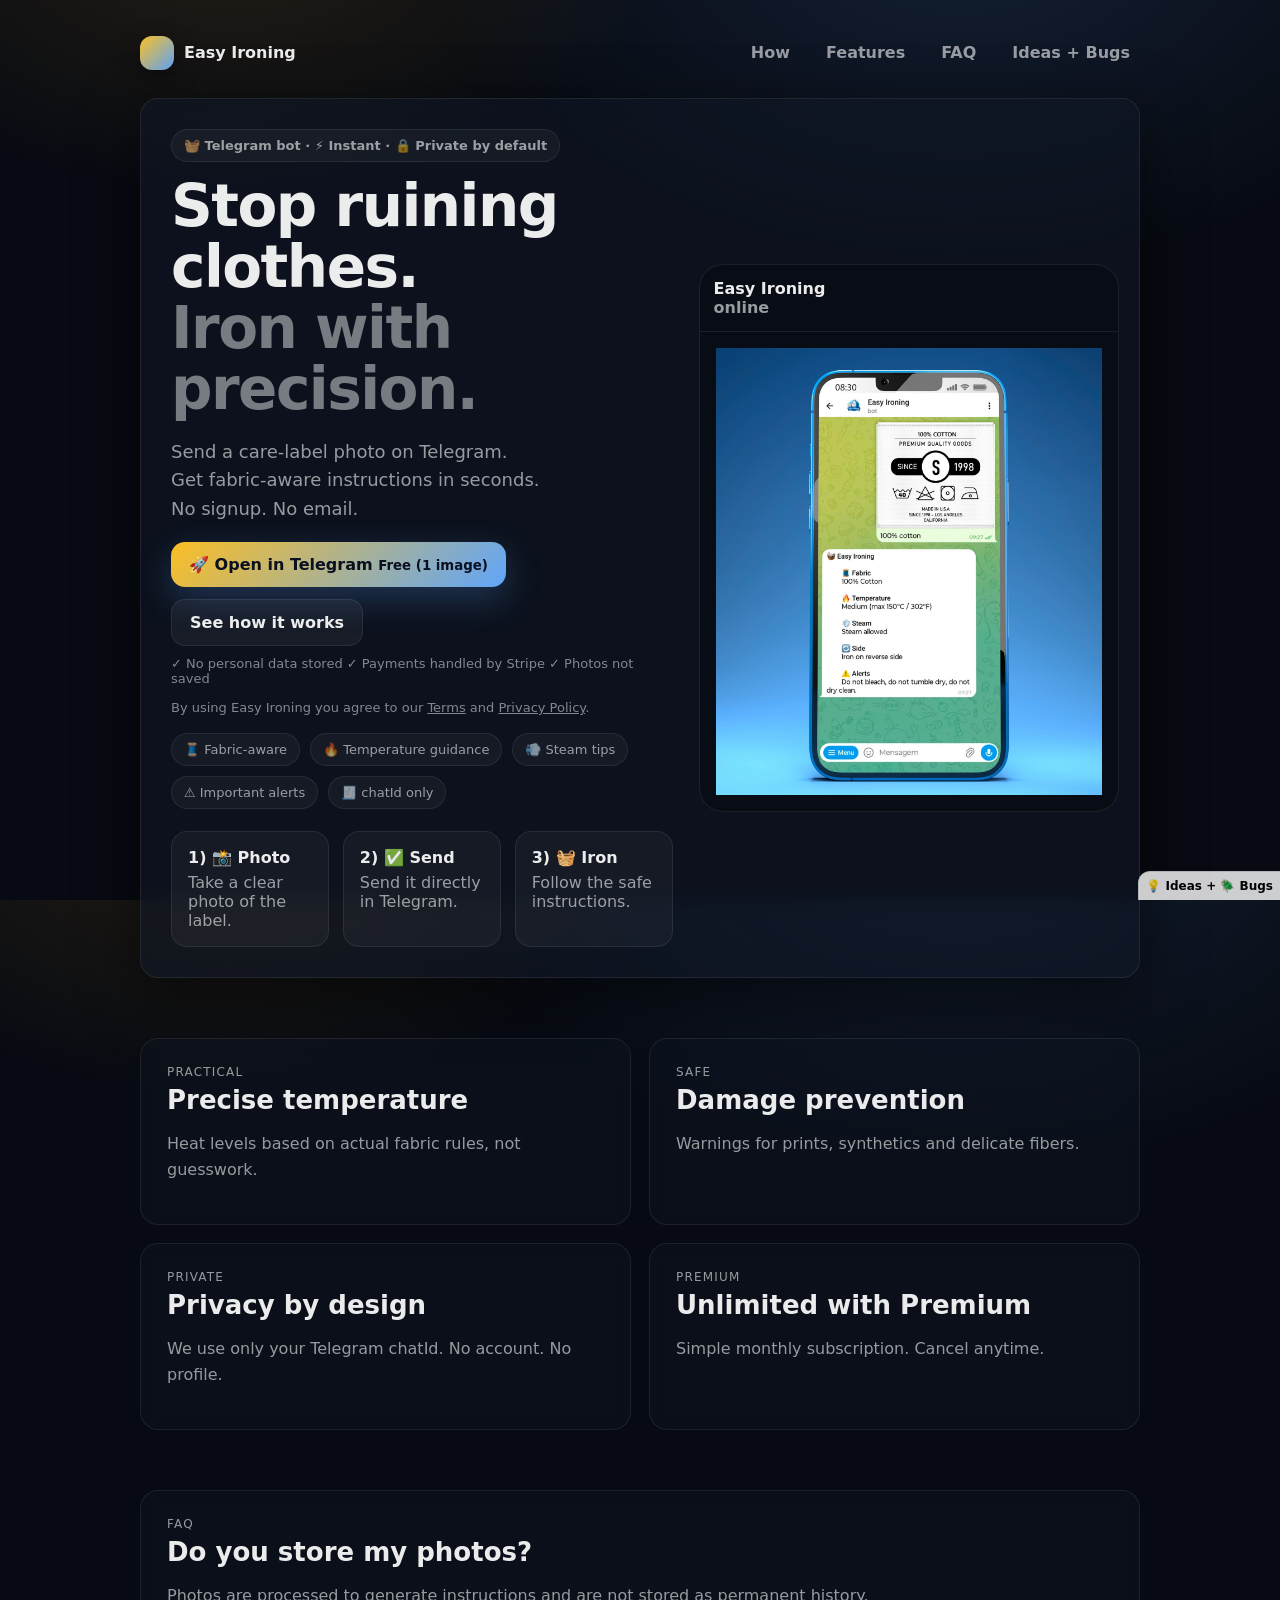
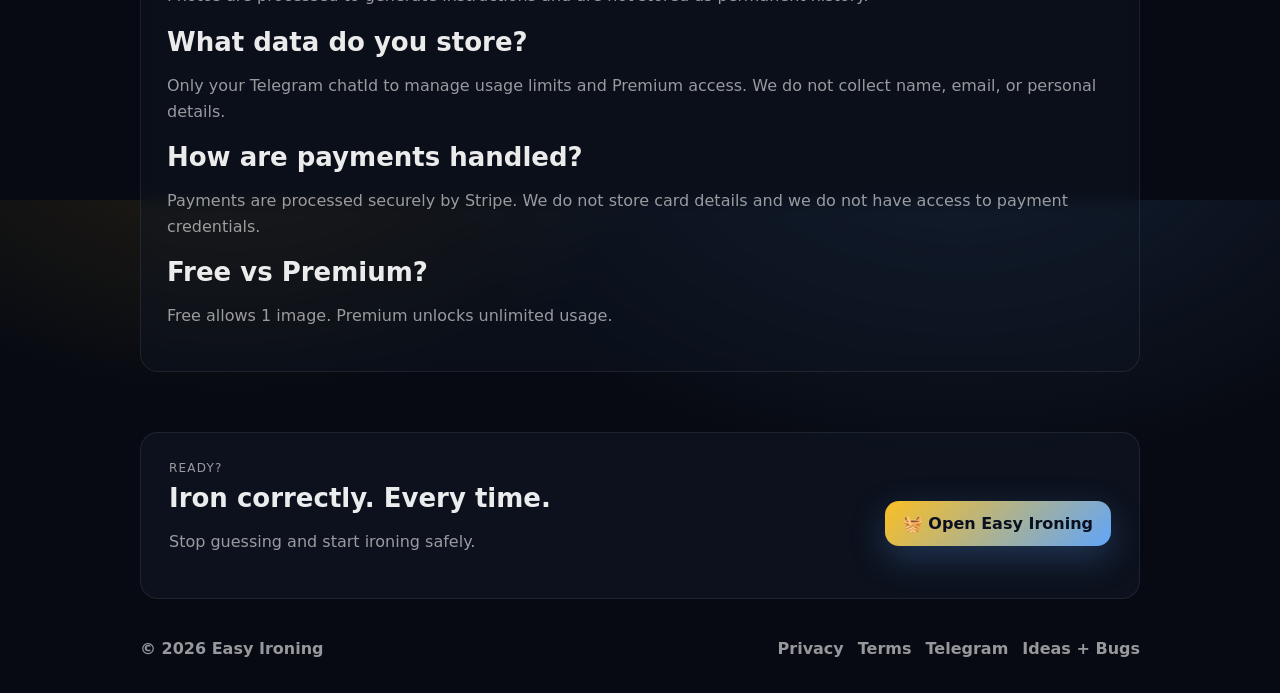
<file: index.html>
<!doctype html>
<html lang="en">
  <head>
    <script async src="https://www.googletagmanager.com/gtag/js?id=G-GY2SLFM479"></script>
    <script>
      window.dataLayer = window.dataLayer || [];
      function gtag(){dataLayer.push(arguments);}
      gtag('js', new Date());

      gtag('config', 'G-GY2SLFM479');
    </script>    
    <meta charset="utf-8" />
    <link rel="icon" type="image/x-icon" href="favicon.ico">
    <meta name="viewport" content="width=device-width, initial-scale=1" />

    <title>Easy Ironing — Stop guessing. Start ironing.</title>
    <meta name="description" content="Send a care-label photo on Telegram. Get practical ironing settings in seconds. No signup. No email. Premium monthly via Stripe.">

    <link rel="canonical" href="https://easyironing.chat/" />

    <meta name="robots" content="index, follow">
    <meta name="author" content="Cássio Batista Pereira">
    <meta name="keywords"
      content="ironing bot, care label symbols, ironing temperature guide, steam settings, telegram bot ironing, fabric care assistant, care label assistant">

    <meta property="og:type" content="website">
    <meta property="og:title" content="Easy Ironing — Stop guessing. Start ironing.">
    <meta property="og:description" content="Care-label photo → safe, practical ironing settings in seconds. No signup. Premium via Stripe.">
    <meta property="og:url" content="https://easyironing.chat/">
    <meta property="og:site_name" content="Easy Ironing">
    <meta property="og:image" content="https://easyironing.chat/img/logo.png">
    <meta property="og:image:width" content="1200">
    <meta property="og:image:height" content="630">

    <meta name="twitter:card" content="summary_large_image">
    <meta name="twitter:title" content="Easy Ironing — Stop guessing. Start ironing.">
    <meta name="twitter:description" content="Send a label photo on Telegram and get safe ironing settings instantly. No signup.">
    <meta name="twitter:image" content="https://easyironing.chat/img/logo.png">

    <meta property="og:locale" content="en_US">

    <meta name="theme-color" content="#0b1020">

    <link rel="icon" type="image/png" href="/favicon.png">
    <link rel="apple-touch-icon" href="/apple-touch-icon.png">

    <link rel="stylesheet" href="css/style.css" />
    <script type="application/ld+json">
      {
        "@context": "https://schema.org",
        "@type": "SoftwareApplication",
        "name": "Easy Ironing",
        "applicationCategory": "Utility",
        "operatingSystem": "Telegram",
        "description": "Telegram bot that analyzes care labels and returns practical ironing settings.",
        "url": "https://easyironing.chat/"
      }
    </script>
    <script>
        function getVariant() {
            const match = document.cookie.match(/ab=(main|light)/);
            return match ? match[1] : "unknown";
        }
        window.abVariant = getVariant();
    </script>    
  </head>
  <body>
    <div class="wrap">
      <div class="top">
        <div class="brand">
          <div class="mark" aria-hidden="true"></div>
          <div>Easy Ironing</div>
        </div>
        <nav class="nav">
          <a href="#how">How</a>
          <a href="#features">Features</a>
          <a href="#faq">FAQ</a>
          <a href="https://cassiodeveloper.featurebase.app/en">Ideas + Bugs</a>
        </nav>
      </div>
      <section class="hero" aria-label="Hero">
        <div class="hero-inner">
          <div>
            <div class="tag">🧺 Telegram bot · ⚡ Instant · 🔒 Private by default</div>
            <h1>Stop ruining clothes.<br />
              <span class="soft">Iron with precision.</span>
            </h1>
            <p class="sub">
              Send a care-label photo on Telegram.<br>
              Get fabric-aware instructions in seconds.<br>
              No signup. No email.
            </p>
            <div class="cta">
              <a id="telegram-cta" class="btn primary" href="https://t.me/EasyIroningBot" target="_blank" rel="noreferrer">
                🚀 Open in Telegram <small>Free (1 image)</small>
              </a>
              <a class="btn ghost" href="#how">See how it works</a>
            </div>
            <div style="margin-top:10px; font-size:13px; color:rgba(229,231,235,.55)">
              ✓ No personal data stored  
              ✓ Payments handled by Stripe  
              ✓ Photos not saved
            </div>
            <div style="margin-top:14px; font-size:13px; color:rgba(229,231,235,.55)">
              By using Easy Ironing you agree to our
              <a href="/terms.html" style="text-decoration:underline">Terms</a>
              and
              <a href="/privacy.html" style="text-decoration:underline">Privacy Policy</a>.
            </div>
            <div class="pills">
              <span class="pill">🧵 Fabric-aware</span>
              <span class="pill">🔥 Temperature guidance</span>
              <span class="pill">💨 Steam tips</span>
              <span class="pill">⚠️ Important alerts</span>
              <span class="pill">🧾 chatId only</span>
            </div>
            <div class="steps" id="how">
              <div class="step">
                <b>1) 📸 Photo</b>
                <span>Take a clear photo of the label.</span>
              </div>
              <div class="step">
                <b>2) ✅ Send</b>
                <span>Send it directly in Telegram.</span>
              </div>
              <div class="step">
                <b>3) 🧺 Iron</b>
                <span>Follow the safe instructions.</span>
              </div>
            </div>
          </div>
          <div class="phone" aria-label="Example chat">
            <div class="phone-top">
              <div class="phone-title">Easy Ironing</div>
              <div class="mono" style="color:rgba(229,231,235,.65)">online</div>
            </div>
            <div class="chat">
              <img alt="Example chat with Easy Ironing bot" src="/img/phone.jpeg" />
              <!-- <div class="bubble me">
                <div class="imgph">
                  <img src="/img/3.png" title="Label" alt="Label photo" />
                </div>
              </div>
              <div class="bubble bot">
                🔥 Medium heat (max 150°C)<br>
                💨 Steam allowed<br>
                🔄 Iron inside out<br>
                ⚠️ Avoid prints
              </div>
              <div class="bubble me">Finally clear instructions.</div> -->
            </div>
          </div>
        </div>
      </section>
      <section id="features" class="section grid" aria-label="Features">
        <div class="card">
          <div class="pad">
            <div class="kicker">Practical</div>
            <h2>Precise temperature</h2>
            <p>Heat levels based on actual fabric rules, not guesswork.</p>
          </div>
        </div>
        <div class="card">
          <div class="pad">
            <div class="kicker">Safe</div>
            <h2>Damage prevention</h2>
            <p>Warnings for prints, synthetics and delicate fibers.</p>
          </div>
        </div>
        <div class="card">
          <div class="pad">
            <div class="kicker">Private</div>
            <h2>Privacy by design</h2>
            <p>We use only your Telegram chatId. No account. No profile.</p>
          </div>
        </div>
        <div class="card">
          <div class="pad">
            <div class="kicker">Premium</div>
            <h2>Unlimited with Premium</h2>
            <p>Simple monthly subscription. Cancel anytime.</p>
          </div>
        </div>
      </section>
      <section id="faq" class="section card" aria-label="FAQ">
        <div class="pad">
          <div class="kicker">FAQ</div>
          <h2>Do you store my photos?</h2>
          <p>
            Photos are processed to generate instructions and are not stored as permanent history.
          </p>
          <h2 style="margin-top:18px;">What data do you store?</h2>
          <p>
            Only your Telegram chatId to manage usage limits and Premium access.
            We do not collect name, email, or personal details.
          </p>
          <h2 style="margin-top:18px;">How are payments handled?</h2>
          <p>
            Payments are processed securely by Stripe.
            We do not store card details and we do not have access to payment credentials.
          </p>
          <h2 style="margin-top:18px;">Free vs Premium?</h2>
          <p>
            Free allows 1 image. Premium unlocks unlimited usage.
          </p>
        </div>
      </section>
      <section class="final">
        <div>
          <div class="kicker">Ready?</div>
          <h2 style="margin:8px 0 6px">
            Iron correctly. Every time.
          </h2>
          <p>Stop guessing and start ironing safely.</p>
        </div>
        <div class="cta">
          <a class="btn primary" href="https://t.me/EasyIroningBot" target="_blank" rel="noreferrer">
            🧺 Open Easy Ironing
          </a>
        </div>
      </section>
      <footer>
        <div>© <span id="y"></span> Easy Ironing</div>
        <div style="display:flex; gap:14px; flex-wrap:wrap">
          <a href="/privacy.html">Privacy</a>
          <a href="/terms.html">Terms</a>
          <a href="https://t.me/EasyIroningBot" target="_blank" rel="noreferrer">Telegram</a>
          <a href="https://cassiodeveloper.featurebase.app/en">Ideas + Bugs</a>
        </div>
      </footer>
      <a target="_blank" class="featurebase" href="https://cassiodeveloper.featurebase.app/en">💡 Ideas + 🪲 Bugs</a>
    </div>
    <script src="js/script.js" type="text/javascript"></script>
    <script>
        document.addEventListener("DOMContentLoaded", function () {
            const btn = document.getElementById("telegram-cta");
            if (!btn) return;

            btn.addEventListener("click", function () {
                gtag('event', 'telegram_click', {
                    event_category: 'engagement',
                    event_label: window.abVariant,
                    variant: window.abVariant
                });
            });
        });
    </script>    
  </body>
</html>
</file>
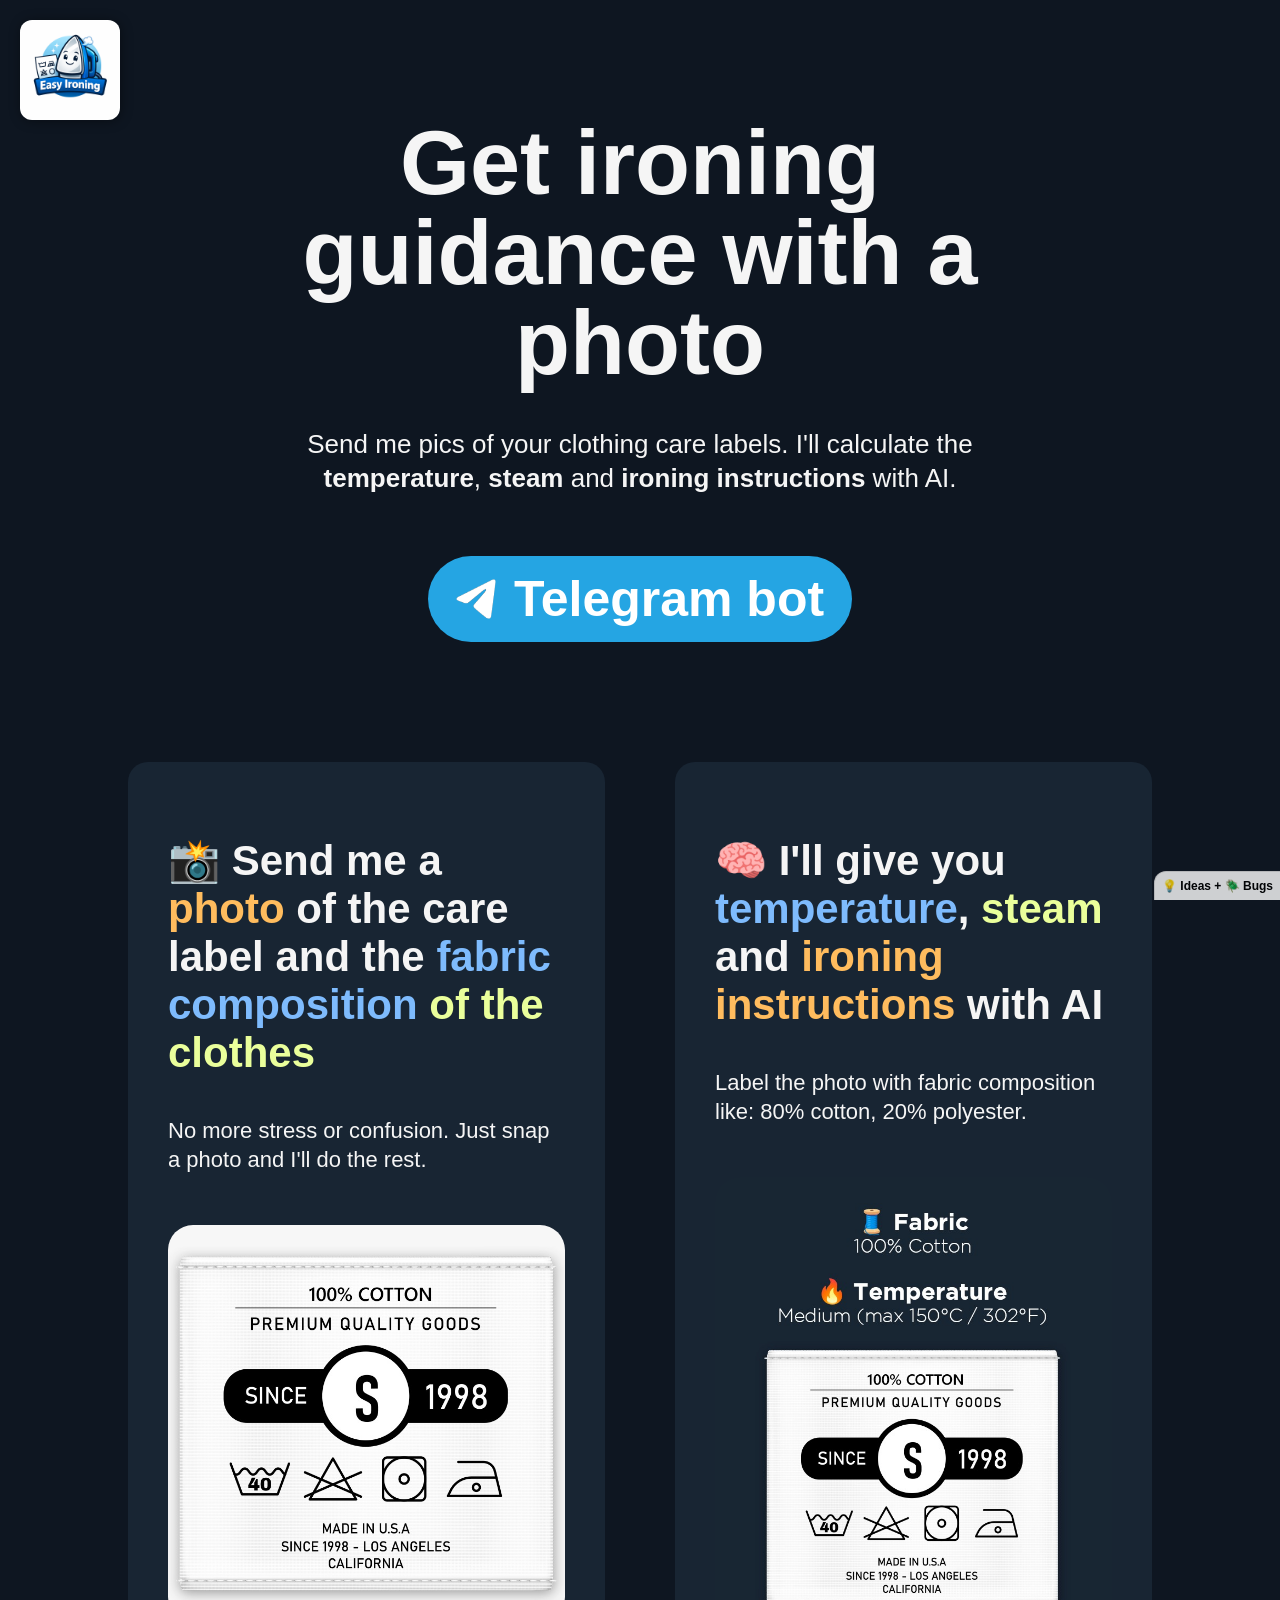
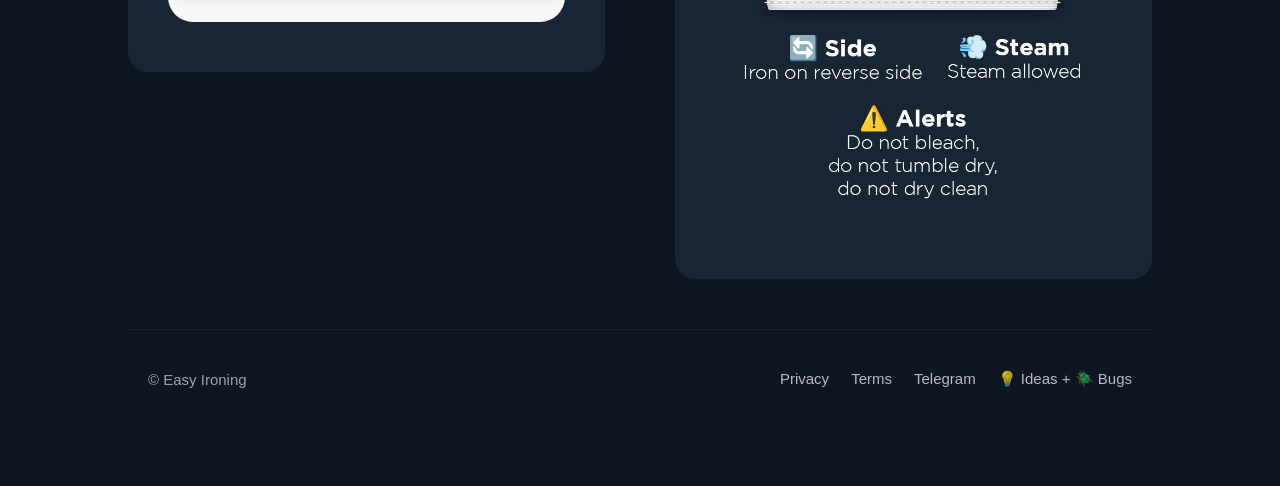
<file: light/index.html>
<!DOCTYPE html>
<html lang="en">
    <head>
        <script async src="https://www.googletagmanager.com/gtag/js?id=G-GY2SLFM479"></script>
        <script>
            window.dataLayer = window.dataLayer || [];
            function gtag(){dataLayer.push(arguments);}
            gtag('js', new Date());

            gtag('config', 'G-GY2SLFM479');
        </script>
        
        <meta charset="utf-8" />
        
        <link rel="icon" type="image/x-icon" href="./favicon.ico">
        
        <meta name="viewport" content="width=device-width, initial-scale=1" />

        <title>Easy Ironing — Stop guessing. Start ironing.</title>
        <meta name="description" content="Send a care-label photo on Telegram. Get practical ironing settings in seconds. No signup. No email. Premium monthly via Stripe.">

        <link rel="canonical" href="https://easyironing.chat/" />

        <meta name="robots" content="index, follow">
        <meta name="author" content="Cássio Batista Pereira">
        <meta name="keywords" content="ironing bot, care label symbols, ironing temperature guide, steam settings, telegram bot ironing, fabric care assistant, care label assistant">

        <meta property="og:type" content="website">
        <meta property="og:title" content="Easy Ironing — Stop guessing. Start ironing.">
        <meta property="og:description" content="Care-label photo → safe, practical ironing settings in seconds. No signup. Premium via Stripe.">
        <meta property="og:url" content="https://easyironing.chat/">
        <meta property="og:site_name" content="Easy Ironing">
        <meta property="og:image" content="https://easyironing.chat/img/logo.png">
        <meta property="og:image:width" content="1200">
        <meta property="og:image:height" content="630">

        <meta name="twitter:card" content="summary_large_image">
        <meta name="twitter:title" content="Easy Ironing — Stop guessing. Start ironing.">
        <meta name="twitter:description" content="Send a label photo on Telegram and get safe ironing settings instantly. No signup.">
        <meta name="twitter:image" content="https://easyironing.chat/img/logo.png">

        <meta property="og:locale" content="en_US">

        <meta name="theme-color" content="#0b1020">

        <link rel="icon" type="image/png" href="/favicon.png">
        <link rel="apple-touch-icon" href="/img/logo.png">

        <link rel="stylesheet" href="/css/styleb.css" />
        <script type="application/ld+json">
        {
            "@context": "https://schema.org",
            "@type": "SoftwareApplication",
            "name": "Easy Ironing",
            "applicationCategory": "Utility",
            "operatingSystem": "Telegram",
            "description": "Telegram bot that analyzes care labels and returns practical ironing settings.",
            "url": "https://easyironing.chat/"
        }
        </script>
        <script>
            function getVariant() {
                const match = document.cookie.match(/ab=(main|light)/);
                return match ? match[1] : "unknown";
            }
            window.abVariant = getVariant();
        </script>
    </head>
    <body>
        <div class="app-icon-container">
            <img alt="EasyIroning Icon" src="/img/logo.png" title="Logo" />
        </div>
        <div class="container">
            <div class="hero">
                <h1>Get ironing guidance with a photo</h1>
                <div class="blurb">Send me pics of your clothing care labels. I'll calculate the <b>temperature</b>, <b>steam</b> and <b>ironing instructions</b> with AI.</div>
                <div class="buttons-container">
                    <a id="telegram-cta" class="cta-button telegram-button" href="https://t.me/easyironingbot"><img alt height="40" src="/img/telegram-icon.png" width="40" />Telegram bot</a>
                </div>
            </div>
            <div class="columns">
                <div class="left">
                    <div class="box">
                        <h2>📸 Send me a <span style="color: #FFBC5E;">photo </span> of the care label and the<span style="color: #7EBBFD;"> fabric composition</span><span style="color: #EAFF9B;"> of the clothes</span></h2>
                        <p>No more stress or confusion. Just snap a photo and I'll do the rest.</p>
                        <div class="screenshot"><img alt="Easy Ironing - Send a photo of a care label" src="/img/1.jpeg" /></div>
                    </div>
                </div>
                <div class="right">
                    <div class="box">
                        <h2>🧠 I'll give you <span style="color: #7EBBFD;">temperature</span>, <span style="color: #EAFF9B;">steam</span> and <span style="color: #FFBC5E;">ironing instructions</span> with AI</h2>
                        <p>Label the photo with fabric composition like: 80% cotton, 20% polyester.</p>
                        <div class="screenshot"><img alt="Easy Ironing - Analyse a care label" src="/img/2.jpeg" /></div>
                    </div>                
                </div>
            </div>
            <footer class="footer">
                <div class="footer-inner">
                    <div class="footer-left">
                    © <span id="y"></span> Easy Ironing
                    </div>
                    <div class="footer-links">
                    <a href="/privacy.html">Privacy</a>
                    <a href="/terms.html">Terms</a>
                    <a href="https://t.me/EasyIroningBot" target="_blank" rel="noreferrer">Telegram</a>
                    <a href="https://cassiodeveloper.featurebase.app/en" target="_blank" rel="noreferrer">💡 Ideas + 🪲 Bugs</a>
                    </div>
                </div>
            </footer>
            <a target="_blank" class="featurebase" href="https://cassiodeveloper.featurebase.app/en">💡 Ideas + 🪲 Bugs</a>
        </div>
        <script>
            document.addEventListener("DOMContentLoaded", function () {
                const btn = document.getElementById("telegram-cta");
                if (!btn) return;

                btn.addEventListener("click", function () {
                    gtag('event', 'telegram_click', {
                        event_category: 'engagement',
                        event_label: window.abVariant,
                        variant: window.abVariant
                    });
                });
            });
        </script>
    </body>
</html>
</file>
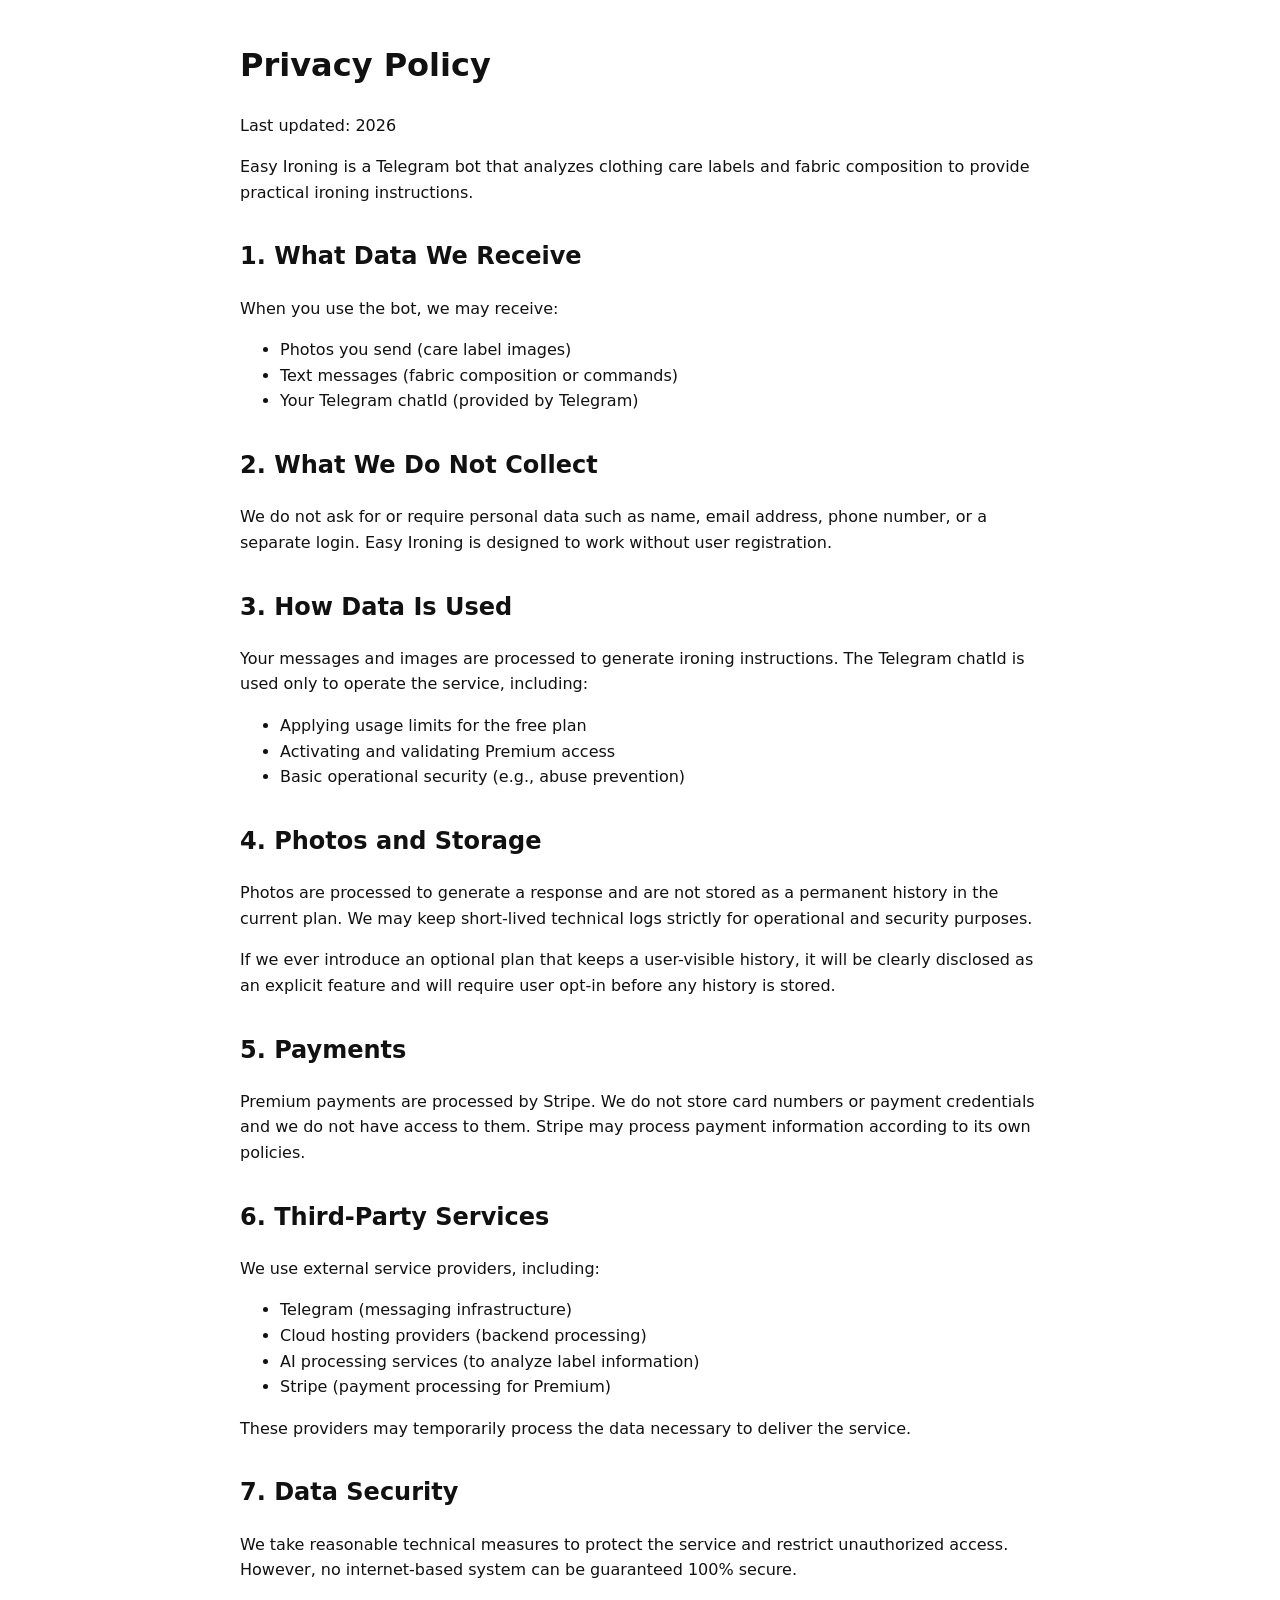
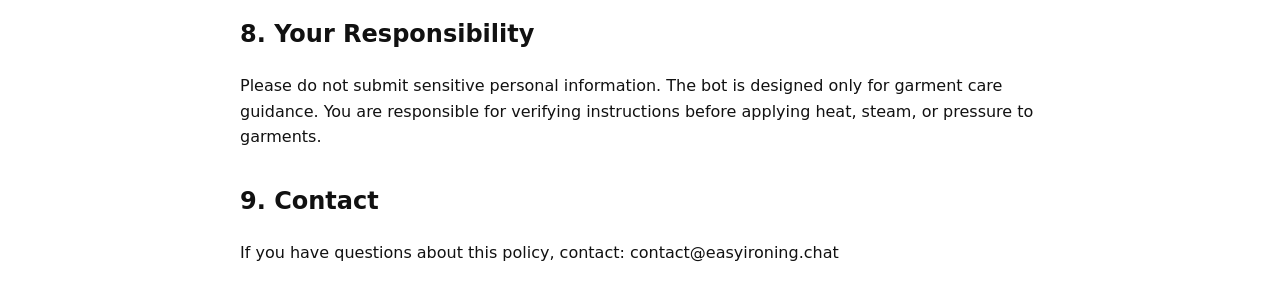
<file: privacy.html>
<!doctype html>
<html lang="en">
    <head>
        <script async src="https://www.googletagmanager.com/gtag/js?id=G-GY2SLFM479"></script>
        <script>
            window.dataLayer = window.dataLayer || [];
            function gtag(){dataLayer.push(arguments);}
            gtag('js', new Date());

            gtag('config', 'G-GY2SLFM479');
        </script>    
        <title>Privacy Policy — Easy Ironing</title>
        <meta charset="utf-8">
        <meta name="viewport" content="width=device-width, initial-scale=1">

        <title>Privacy Policy — Easy Ironing</title>
        <meta name="description" content="Privacy Policy for Easy Ironing Telegram bot. Learn how data is processed, stored, and protected.">
        <meta name="robots" content="index, follow">
        <link rel="canonical" href="https://easyironing.chat/privacy.html">

        <!-- Open Graph -->
        <meta property="og:type" content="article">
        <meta property="og:title" content="Privacy Policy — Easy Ironing">
        <meta property="og:description" content="How Easy Ironing processes and protects user data.">
        <meta property="og:url" content="https://easyironing.chat/privacy.html">
        <meta property="og:site_name" content="Easy Ironing">
        <meta property="og:image" content="https://easyironing.chat/img/logo.png">

        <!-- Twitter -->
        <meta name="twitter:card" content="summary">
        <meta name="twitter:title" content="Privacy Policy — Easy Ironing">
        <meta name="twitter:description" content="Learn how Easy Ironing handles user data.">

        <meta name="theme-color" content="#0b1020">
        <style>
            body{max-width:800px;margin:40px auto;padding:0 16px;font-family:system-ui,-apple-system,Segoe UI,Roboto,Arial;color:#111;line-height:1.6}
            h1,h2{margin-top:32px}
        </style>
    </head>
    <body>

        <h1>Privacy Policy</h1>
        <p>Last updated: 2026</p>

        <p>
            Easy Ironing is a Telegram bot that analyzes clothing care labels and fabric composition
            to provide practical ironing instructions.
        </p>

        <h2>1. What Data We Receive</h2>
        <p>When you use the bot, we may receive:</p>
        <ul>
            <li>Photos you send (care label images)</li>
            <li>Text messages (fabric composition or commands)</li>
            <li>Your Telegram chatId (provided by Telegram)</li>
        </ul>

        <h2>2. What We Do Not Collect</h2>
        <p>
            We do not ask for or require personal data such as name, email address, phone number, or a separate login.
            Easy Ironing is designed to work without user registration.
        </p>

        <h2>3. How Data Is Used</h2>
        <p>
            Your messages and images are processed to generate ironing instructions.
            The Telegram chatId is used only to operate the service, including:
        </p>
        <ul>
            <li>Applying usage limits for the free plan</li>
            <li>Activating and validating Premium access</li>
            <li>Basic operational security (e.g., abuse prevention)</li>
        </ul>

        <h2>4. Photos and Storage</h2>
        <p>
            Photos are processed to generate a response and are not stored as a permanent history in the current plan.
            We may keep short-lived technical logs strictly for operational and security purposes.
        </p>
        <p>
            If we ever introduce an optional plan that keeps a user-visible history, it will be clearly disclosed as an explicit feature
            and will require user opt-in before any history is stored.
        </p>

        <h2>5. Payments</h2>
        <p>
            Premium payments are processed by Stripe. We do not store card numbers or payment credentials and we do not have access to them.
            Stripe may process payment information according to its own policies.
        </p>

        <h2>6. Third-Party Services</h2>
        <p>We use external service providers, including:</p>
        <ul>
            <li>Telegram (messaging infrastructure)</li>
            <li>Cloud hosting providers (backend processing)</li>
            <li>AI processing services (to analyze label information)</li>
            <li>Stripe (payment processing for Premium)</li>
        </ul>
        <p>These providers may temporarily process the data necessary to deliver the service.</p>

        <h2>7. Data Security</h2>
        <p>
            We take reasonable technical measures to protect the service and restrict unauthorized access.
            However, no internet-based system can be guaranteed 100% secure.
        </p>

        <h2>8. Your Responsibility</h2>
        <p>
            Please do not submit sensitive personal information. The bot is designed only for garment care guidance.
            You are responsible for verifying instructions before applying heat, steam, or pressure to garments.
        </p>

        <h2>9. Contact</h2>
        <p>If you have questions about this policy, contact: contact@easyironing.chat</p>

    </body>
</html>
</file>
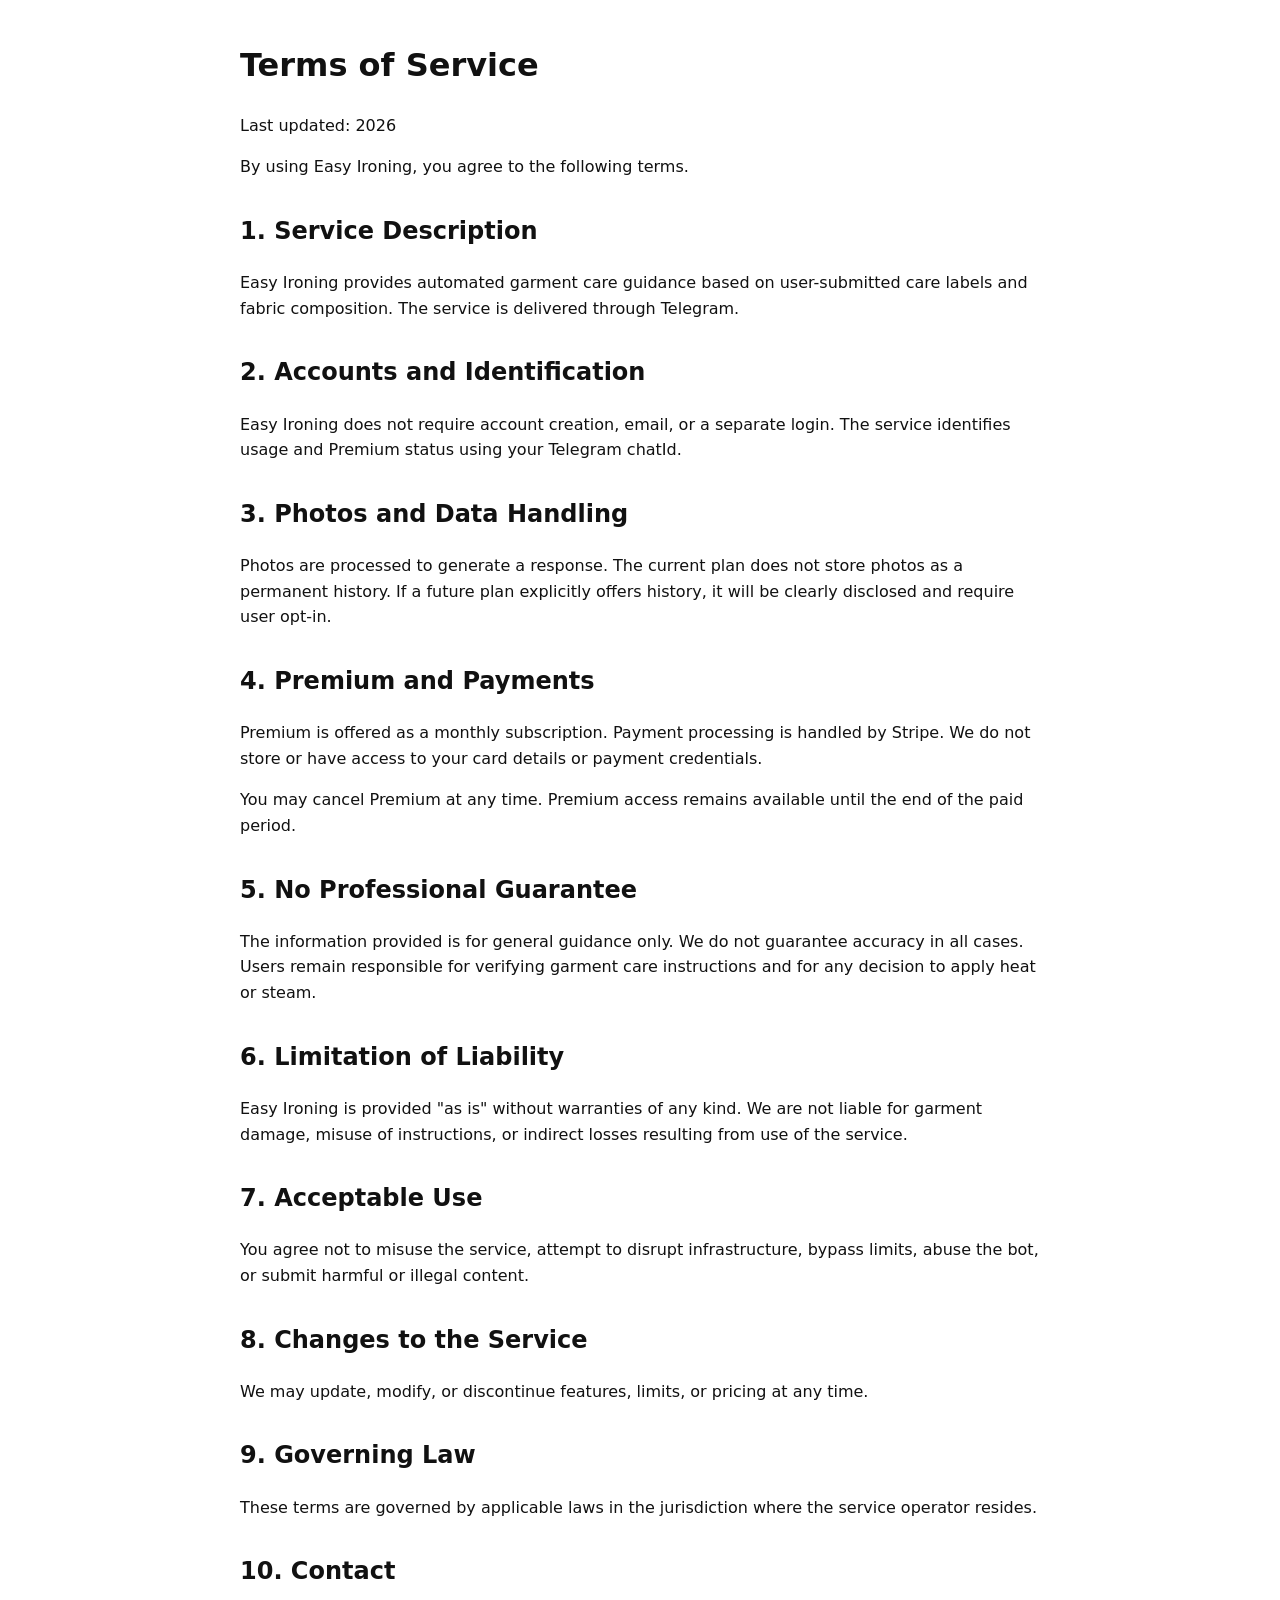
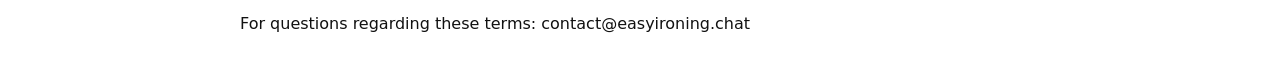
<file: terms.html>
<!doctype html>
<html lang="en">
    <head>
        <script async src="https://www.googletagmanager.com/gtag/js?id=G-GY2SLFM479"></script>
        <script>
            window.dataLayer = window.dataLayer || [];
            function gtag(){dataLayer.push(arguments);}
            gtag('js', new Date());

            gtag('config', 'G-GY2SLFM479');
        </script>
        <title>Terms of Service — Easy Ironing</title>
        <meta charset="utf-8">
        <meta name="viewport" content="width=device-width, initial-scale=1">

        <title>Terms of Service — Easy Ironing</title>
        <meta name="description" content="Terms of Service for Easy Ironing Telegram bot. Conditions, limitations and acceptable use.">
        <meta name="robots" content="index, follow">
        <link rel="canonical" href="https://easyironing.chat/terms.html">

        <!-- Open Graph -->
        <meta property="og:type" content="article">
        <meta property="og:title" content="Terms of Service — Easy Ironing">
        <meta property="og:description" content="Conditions and limitations for using Easy Ironing.">
        <meta property="og:url" content="https://easyironing.chat/terms.html">
        <meta property="og:site_name" content="Easy Ironing">
        <meta property="og:image" content="https://easyironing.chat/img/logo.png">

        <!-- Twitter -->
        <meta name="twitter:card" content="summary">
        <meta name="twitter:title" content="Terms of Service — Easy Ironing">
        <meta name="twitter:description" content="Conditions and acceptable use for Easy Ironing.">

        <meta name="theme-color" content="#0b1020">
        <style>
            body{max-width:800px;margin:40px auto;padding:0 16px;font-family:system-ui,-apple-system,Segoe UI,Roboto,Arial;color:#111;line-height:1.6}
            h1,h2{margin-top:32px}
        </style>
    </head>
    <body>

        <h1>Terms of Service</h1>
        <p>Last updated: 2026</p>

        <p>By using Easy Ironing, you agree to the following terms.</p>

        <h2>1. Service Description</h2>
        <p>
            Easy Ironing provides automated garment care guidance based on user-submitted care labels and fabric composition.
            The service is delivered through Telegram.
        </p>

        <h2>2. Accounts and Identification</h2>
        <p>
            Easy Ironing does not require account creation, email, or a separate login.
            The service identifies usage and Premium status using your Telegram chatId.
        </p>

        <h2>3. Photos and Data Handling</h2>
        <p>
            Photos are processed to generate a response. The current plan does not store photos as a permanent history.
            If a future plan explicitly offers history, it will be clearly disclosed and require user opt-in.
        </p>

        <h2>4. Premium and Payments</h2>
        <p>
            Premium is offered as a monthly subscription. Payment processing is handled by Stripe.
            We do not store or have access to your card details or payment credentials.
        </p>
        <p>
            You may cancel Premium at any time. Premium access remains available until the end of the paid period.
        </p>

        <h2>5. No Professional Guarantee</h2>
        <p>
            The information provided is for general guidance only. We do not guarantee accuracy in all cases.
            Users remain responsible for verifying garment care instructions and for any decision to apply heat or steam.
        </p>

        <h2>6. Limitation of Liability</h2>
        <p>
            Easy Ironing is provided "as is" without warranties of any kind. We are not liable for garment damage,
            misuse of instructions, or indirect losses resulting from use of the service.
        </p>

        <h2>7. Acceptable Use</h2>
        <p>
            You agree not to misuse the service, attempt to disrupt infrastructure, bypass limits, abuse the bot,
            or submit harmful or illegal content.
        </p>

        <h2>8. Changes to the Service</h2>
        <p>
            We may update, modify, or discontinue features, limits, or pricing at any time.
        </p>

        <h2>9. Governing Law</h2>
        <p>
            These terms are governed by applicable laws in the jurisdiction where the service operator resides.
        </p>

        <h2>10. Contact</h2>
        <p>For questions regarding these terms: contact@easyironing.chat</p>

    </body>
</html>
</file>
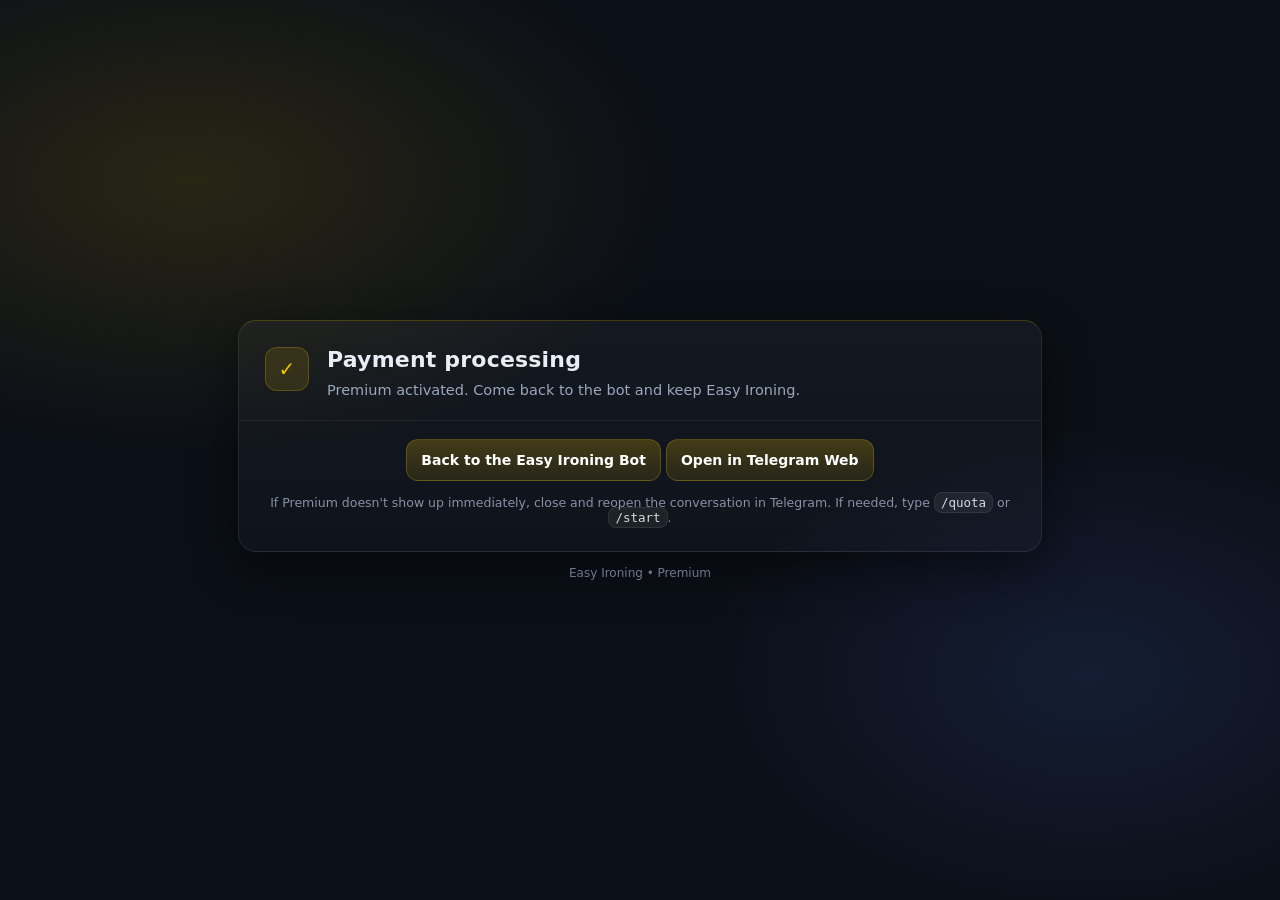
<file: premium/success.html>
<!doctype html>
<html lang="en">
    <head>
        <script async src="https://www.googletagmanager.com/gtag/js?id=G-GY2SLFM479"></script>
        <script>
            window.dataLayer = window.dataLayer || [];
            function gtag(){dataLayer.push(arguments);}
            gtag('js', new Date());

            gtag('config', 'G-GY2SLFM479');
        </script>
        <meta charset="utf-8" />
        <meta name="viewport" content="width=device-width,initial-scale=1" />
        <title>Payment processing... you should have preimum access real soon. • Easy Ironing</title>
        <meta name="robots" content="noindex,nofollow" />
        <link rel="stylesheet" href="/css/premium.css" />
    </head>
    <body>
        <main class="wrap">
            <section class="card" role="status" aria-live="polite">
                <div class="top">
                    <div class="badge">✓</div>
                    <div>
                    <h1>Payment processing</h1>
                    <p>
                        Premium activated. Come back to the bot and keep Easy Ironing.
                    </p>
                    </div>
                </div>
                <div class="content">
                    <div class="actions">
                        <a title="Back to the Bot" target="_blank" class="btn primary" href="https://t.me/EasyIroningBot" rel="noopener">Back to the Easy Ironing Bot</a>
                        <a title="Open Telegram Web" target="_blank" class="btn primary" href="https://web.telegram.org/" rel="noopener">Open in Telegram Web</a>
                    </div>
                    <div class="hint">
                        If Premium doesn't show up immediately, close and reopen the conversation in Telegram.
                        If needed, type <code>/quota</code> or <code>/start</code>.
                    </div>
                </div>
            </section>
            <footer>
            Easy Ironing • Premium
            </footer>
        </main>
    </body>
</html>
</file>
<file: css/style.css>
:root {
  --bg: #070a12;
  --panel: rgba(17, 24, 39, .55);
  --panel2: rgba(17, 24, 39, .38);
  --text: rgba(255,255,255,.92);
  --muted: rgba(255,255,255,.58);
  --line: rgba(255,255,255,.08);
  --shadow: 0 18px 60px rgba(0,0,0,.55);
  --r: 18px;

  --accent1: #fbbf24;
  --accent2: #60a5fa;
  --accent3: #34d399;

  --max: 1040px;
  --font: ui-sans-serif, system-ui, -apple-system, Segoe UI, Roboto, Helvetica, Arial;
}

* { box-sizing:border-box }

html, body { height:100% }

body {
  margin:0;
  font-family:var(--font);
  color:var(--text);
  background:
    radial-gradient(900px 600px at 75% -10%, rgba(96,165,250,.15), transparent 60%),
    radial-gradient(800px 520px at 18% -10%, rgba(251,191,36,.12), transparent 55%),
    var(--bg);
  overflow-x:hidden;
}

a { color:inherit; text-decoration:none }

.wrap { max-width:var(--max); margin:0 auto; padding:35px 20px}

.top {
  display:flex;
  align-items:center;
  justify-content:space-between;
  margin-bottom:28px;
}

.brand { display:flex; align-items:center; gap:10px; font-weight:900 }

.mark {
  width:34px; height:34px; border-radius:12px;
  background:linear-gradient(135deg,var(--accent1),var(--accent2));
  box-shadow:0 8px 25px rgba(0,0,0,.4);
}

.nav { display:flex; gap:16px; color:var(--muted); font-weight:700 }

.nav a { padding:8px 10px; border-radius:10px }

.nav a:hover { background:rgba(255,255,255,.05); color:var(--text) }

.hero {
  border:1px solid var(--line);
  border-radius:var(--r);
  background:var(--panel);
  box-shadow:var(--shadow);
}

.hero-inner {
  display:grid;
  grid-template-columns:1.1fr .9fr;
  gap:26px;
  padding:30px;
  align-items:center;
}

@media(max-width:900px){
  .hero-inner { grid-template-columns:1fr }
}

.tag {
  display:inline-flex;
  padding:8px 12px;
  border-radius:999px;
  border:1px solid var(--line);
  background:rgba(255,255,255,.04);
  font-size:13px;
  color:var(--muted);
  font-weight:700;
}

h1 {
  font-size:clamp(44px,5vw,58px);
  line-height:1.05;
  letter-spacing:-1px;
  margin:14px 0 10px;
}

.sub {
  font-size:18px;
  line-height:1.6;
  color:var(--muted);
  max-width:60ch;
}

.cta { display:flex; gap:12px; flex-wrap:wrap; margin-top:16px }

.btn {
  padding:13px 18px;
  border-radius:14px;
  font-weight:800;
  border:1px solid var(--line);
  background:rgba(255,255,255,.05);
  transition:all .15s ease;
}

.btn:hover { background:rgba(255,255,255,.08); transform:translateY(-2px) }

.btn.primary {
  border:none;
  background:linear-gradient(135deg,var(--accent1),var(--accent2));
  color:#0b1020;
  box-shadow:0 10px 30px rgba(96,165,250,.25);
}

.pills { display:flex; gap:10px; flex-wrap:wrap; margin-top:18px }

.pill {
  padding:8px 12px;
  border-radius:999px;
  border:1px solid var(--line);
  background:rgba(255,255,255,.04);
  font-size:13px;
  color:var(--muted);
}

.steps {
  display:grid;
  grid-template-columns:1fr 1fr 1fr;
  gap:14px;
  margin-top:22px;
}

@media(max-width:900px){
  .steps { grid-template-columns:1fr }
}

.step {
  border:1px solid var(--line);
  border-radius:16px;
  background:rgba(255,255,255,.04);
  padding:16px;
}

.step b { display:block; margin-bottom:6px }

.step span { color:var(--muted) }

.phone {
  border:1px solid var(--line);
  border-radius:24px;
  background:rgba(0,0,0,.25);
  overflow:hidden;
  max-width:420px;
  margin-left:auto;
}

.phone-top {
  padding:14px;
  border-bottom:1px solid var(--line);
  font-weight:800;
}

.chat { padding:16px; display:flex; flex-direction:column; gap:12px }

.bubble {
  padding:12px 14px;
  border-radius:16px;
  max-width:85%;
  font-weight:700;
  border:1px solid var(--line);
}

.bubble.me {
  align-self:flex-end;
  background:rgba(96,165,250,.15);
}

.bubble.bot {
  align-self:flex-start;
  background:rgba(251,191,36,.12);
}

.imgph {
  height:110px;
  border-radius:14px;
  border:1px dashed var(--line);
  display:flex;
  align-items:center;
  justify-content:center;
  font-weight:700;
  margin-bottom:8px;
  color:var(--muted);
}

.imgph img {
  height:150px;
}

.section { margin-top:60px }

.grid {
  display:grid;
  grid-template-columns:1fr 1fr;
  gap:18px;
}

@media(max-width:900px){
  .grid { grid-template-columns:1fr }
}

.card {
  border:1px solid var(--line);
  border-radius:var(--r);
  background:var(--panel2);
  transition:all .2s ease;
}

.card:hover {
  transform:translateY(-6px);
  box-shadow:0 20px 70px rgba(0,0,0,.6);
}

.pad { padding:26px }

.kicker {
  font-size:12px;
  text-transform:uppercase;
  letter-spacing:1.2px;
  color:var(--muted);
  margin-bottom:6px;
}

h2 {
  font-size:26px;
  margin:0 0 8px;
}

p { color:var(--muted); line-height:1.6 }

.final {
  margin-top:60px;
  border:1px solid var(--line);
  border-radius:var(--r);
  background:var(--panel);
  padding:28px;
  display:flex;
  justify-content:space-between;
  align-items:center;
  gap:20px;
}

@media(max-width:900px){
  .final { flex-direction:column; align-items:flex-start }
}

footer {
  margin-top:40px;
  display:flex;
  justify-content:space-between;
  flex-wrap:wrap;
  gap:14px;
  color:var(--muted);
  font-weight:700;
}

.soft {
  color: rgba(255,255,255,.45);
  font-weight: 600;
}

.hero h1 {
  letter-spacing: -1.5px;
}

.btn.primary {
  background: linear-gradient(135deg, #fbbf24, #60a5fa);
  box-shadow: 0 12px 35px rgba(96,165,250,.25);
}

.card {
  backdrop-filter: blur(8px);
}

.hero {
  backdrop-filter: blur(10px);
}

.featurebase {
    display: block;
    padding: 7px;
    font-size: 12px;
    margin: 0;
    background: #fff;
    color: #000;
    position: fixed;
    bottom: 0;
    right: 0;
    border-top: 1px solid rgba(0, 0, 0, 0.125);
    border-left: 1px solid rgba(0, 0, 0, 0.125);
    border-top-left-radius: 12px;
    z-index: 99;
    font-weight: bold;
    text-decoration: none;
    transition: all 0.2s ease;
    opacity: 0.8;
}

.featurebase:hover {
    opacity: 1;
}
</file>
<file: css/styleb.css>
body {
    font-family: 'SNPro', sans-serif;
    -webkit-font-smoothing: antialiased;
    -moz-osx-font-smoothing: grayscale;
    text-shadow: 1px 1px 1px rgba(0,0,0,0.004);
    -webkit-tap-highlight-color: transparent;
    padding: 50px 16px;
    background: #0E1621;
    color: #F5F5F5;
    font-size: 22px;
}

a, a:visited {
    color: #70BAF5;
}

p {
    margin-bottom: 20px;
    line-height: 1.65em;
}

p:last-of-type {
    margin-bottom: 0;
}

b {
    font-weight: 600;
}

.container {
    width: 100%;
    max-width: 1024px;
    margin: 0 auto;
}

.app-icon-container img {
    box-shadow: 1px 1px 12px rgba(0, 0, 0, 0.4);
}

h1 {
    font-size: 48px;
    line-height: 58px;
    font-weight: 800;
    margin-bottom: 40px;
}

h2 {
    font-size: 42px;
    font-weight: 800;
    margin-bottom: 40px;
}

.buttons-container {
    display: flex;
    flex-direction: row;
    justify-content: center;
}

.bottom-buttons-section {
    margin-top: 120px;
    margin-bottom: 200px;
    text-align: center;
}

.cta-button {
    display: flex;
    flex-direction: row;
    align-items: center;
    justify-content: center;
    padding: 14px 28px;
    border-radius: 100px;
    text-decoration: none;
    font-weight: bold;
    font-size: 50px;
    border: none;
    margin: 0 12px;
}

.cta-button > img {
    margin-right: 18px;
}

.cta-button-big {
    padding: 18px 42px;
    font-size: 32px;
}

.cta-button:hover {
    opacity: 0.8;
}

.telegram-button {
    background: #25A5E3;
    color: #fff !important;
}

.app-store-button {
    color: #000 !important;
    background: #fff;
}

.hero {
    text-align: center;
    padding-top: 60px;
    margin-bottom: 120px;
}

.hero h1 {
    max-width: 700px;
    margin: 0 auto;
    font-size: 90px;
    line-height: 1;
    margin-bottom: 40px;
}

.blurb {
    font-size: 26px;
    line-height: 1.3;
    max-width: 700px;
    margin: 0 auto;
    margin-bottom: 60px;
}

.blurb b {
    font-weight: 800;
}

.columns {
    display: flex;
    flex-wrap: wrap;
    flex-direction: row;
    justify-content: space-between;
    margin: -35px;
}

.columns > div {
    display: flex;
    flex-direction: column;
    align-items: stretch;
    flex: 1;
    margin: 35px;
}

.rows {
    display: none;
}

.box {
    background: #182533;
    border-radius: 20px;
    padding: 40px;
    box-sizing: border-box;
    max-width: 500px;
    margin: 0 auto;
    margin-bottom: 40px;
}

.box p {
    font-size: 22px;
    line-height: 1.3;
}

.box b {
    font-weight: 800;
}

.box:last-child {
    margin-bottom: 0;
}

.screenshot {
    margin-top: 50px;
    margin-bottom: 10px;
}

.screenshot img {
    display: block;
    width: 100%;
    height: auto;
    border-radius: 25px;
}

footer {
    text-align: center;
    font-size: 16px;
}

footer a {
    text-decoration: none;
}

footer a:hover {
    text-decoration: underline;
}

.error, .success {
    font-weight: bold;
    font-size: 24px;
    background: #fff;
    padding: 6px;
    border-radius: 6px;
}

.error {
    color: #b53030;
}

.success {
    color: #518a23;
}

select {
    padding: 6px;
    border-radius: 6px;
    border: 1px solid rgba(0, 0, 0, 0.2);
    font-size: 16px;
}

button, input[type="submit"] {
    padding: 6px 12px;
    border-radius: 6px;
    border: 1px solid rgba(0, 0, 0, 0.2);
    font-size: 16px;
    cursor: pointer;
}

@media (max-width: 900px) {
    body {
        padding: 20px 16px;
        font-size: 20px;
    }

    .app-icon-container {
        text-align: center;
        margin-bottom: 40px;
    }

    .app-icon-container img {
        border-radius: 12px;
        width: 100px;
        height: 100px;
    }

    .top {
        top: 20px;
    }

    .top-inner {
        margin: -6px;
    }

    .top-inner > * {
        margin: 6px;
    }

    .logo {
        font-size: 28px;
        line-height: 32px;
    }

    .cta-button {
        padding: 10px 20px;
        font-size: 20px;
    }

    .cta-button-big {
        padding: 14px 32px;
        font-size: 24px;
    }

    .hero {
        padding-top: 0;
        margin-bottom: 60px;
    }

    .hero h1 {
        font-size: 46px;
        line-height: 1.05;
    }

    .blurb {
        font-size: 22px;
    }

    h1 {
        font-size: 36px;
        line-height: 46px;
        margin-bottom: 20px;
    }

    h2 {
        font-size: 28px;
        line-height: 38px;
        margin-bottom: 20px;
    }

    .box {
        padding: 20px;
    }

    .screenshot {
        margin-top: 20px;
    }

    .columns {
        display: none;
    }

    .rows {
        display: flex;
        flex-direction: column;
        align-items: stretch;
    }

    .cta-container {
        margin-top: 40px;
        margin-bottom: 40px;
    }

    .tweets {
        display: none;
    }

    footer {
        font-size: 14px;
    }

    .bottom-buttons-section {
        margin-top: 60px;
        margin-bottom: 100px;
    }
}

@media (max-width: 500px) {
    .buttons-container {
        flex-direction: column-reverse;
        margin: -10px;
    }

    .buttons-container > a {
        margin: 10px;
    }
}

/* Wider than 900px */
@media (min-width: 901px) {
    .app-icon-container {
        position: absolute;
        top: 20px;
        left: 20px;
        z-index: 100;
    }

    .app-icon-container img {
        border-radius: 12px;
        width: 100px;
        height: 100px;
    }

    .tweets {
        display: flex;
        flex-direction: column;
        align-items: center;
        margin: -15px;
        margin-bottom: 130px;
    }

    .tweets > div {
        margin: 15px;
    }
}

.featurebase {
    display: block;
    padding: 7px;
    font-size: 12px;
    margin: 0;
    background: #fff;
    color: #000;
    position: fixed;
    bottom: 0;
    right: 0;
    border-top: 1px solid rgba(0, 0, 0, 0.125);
    border-left: 1px solid rgba(0, 0, 0, 0.125);
    border-top-left-radius: 12px;
    z-index: 99;
    font-weight: bold;
    text-decoration: none;
    transition: all 0.2s ease;
    opacity: 0.8;
}

.featurebase:hover {
    opacity: 1;
}

.footer {
    margin-top: 50px;
    padding: 40px 20px;
    border-top: 1px solid rgba(255,255,255,0.06);
    font-size: 15px;
    color: rgba(255,255,255,0.6);
}

.footer-inner {
    max-width: 1024px;
    margin: 0 auto;
    display: flex;
    justify-content: space-between;
    align-items: center;
    flex-wrap: wrap;
    gap: 20px;
}

.footer-links {
    display: flex;
    gap: 22px;
    flex-wrap: wrap;
}

.footer-links a {
    color: rgba(255,255,255,0.7);
    text-decoration: none;
    transition: color 0.2s ease;
}

.footer-links a:hover {
    color: #FFBC5E;
}
</file>
<file: css/premium.css>
:root{
      --bg:#0b0f17;
      --panel:#0f1624;
      --text:#e8edf6;
      --muted:#9aa7bd;
      --accent:#f2c700;
      --border:rgba(242,199,0,.22);
      --shadow:0 16px 45px rgba(0,0,0,.45);
    }
    *{box-sizing:border-box}
    body{
      margin:0;
      min-height:100vh;
      display:flex;
      align-items:center;
      justify-content:center;
      background:
        radial-gradient(900px 500px at 15% 20%, rgba(242,199,0,.12), transparent 55%),
        radial-gradient(700px 450px at 85% 75%, rgba(88,129,255,.12), transparent 55%),
        var(--bg);
      color:var(--text);
      font-family: ui-sans-serif, system-ui, -apple-system, Segoe UI, Roboto, Helvetica, Arial;
    }
    .wrap{
      width:min(860px,92vw);
      padding:28px;
    }
    .card{
      background:linear-gradient(180deg, rgba(255,255,255,.04), rgba(255,255,255,.02));
      border:1px solid rgba(255,255,255,.08);
      border-top:1px solid var(--border);
      border-radius:18px;
      box-shadow:var(--shadow);
      overflow:hidden;
    }
    .top{
      display:flex;
      gap:18px;
      align-items:flex-start;
      padding:26px 26px 18px;
      border-bottom:1px solid rgba(255,255,255,.06);
    }
    .badge{
      width:44px;height:44px;
      border-radius:12px;
      display:grid;
      place-items:center;
      background:rgba(242,199,0,.12);
      border:1px solid var(--border);
      color:var(--accent);
      flex:0 0 auto;
      font-size:20px;
      line-height:1;
    }
    h1{
      margin:0;
      font-size:22px;
      letter-spacing:.2px;
    }
    p{
      margin:8px 0 0;
      color:var(--muted);
      line-height:1.5;
      font-size:14.5px;
    }
    .content{ padding:18px 26px 26px; text-align: center; }

    a.btn{
      display:inline-flex;
      align-items:center;
      justify-content:center;
      gap:10px;
      padding:12px 14px;
      border-radius:12px;
      text-decoration:none;
      font-weight:600;
      font-size:14px;
      border:1px solid rgba(255,255,255,.10);
      background:rgba(255,255,255,.04);
      color:var(--text);
    }
    a.btn.primary{
      background:linear-gradient(180deg, rgba(242,199,0,.22), rgba(242,199,0,.10));
      border-color:var(--border);
      color:#fff;
    }
    .hint{
      margin-top:14px;
      font-size:12.5px;
      color:rgba(154,167,189,.85);
    }
    .hint code{
      padding:2px 6px;
      border-radius:8px;
      background:rgba(255,255,255,.06);
      border:1px solid rgba(255,255,255,.08);
      color:rgba(232,237,246,.9);
    }
    footer{
      margin-top:14px;
      color:rgba(154,167,189,.7);
      font-size:12px;
      text-align:center;
    }
</file>
